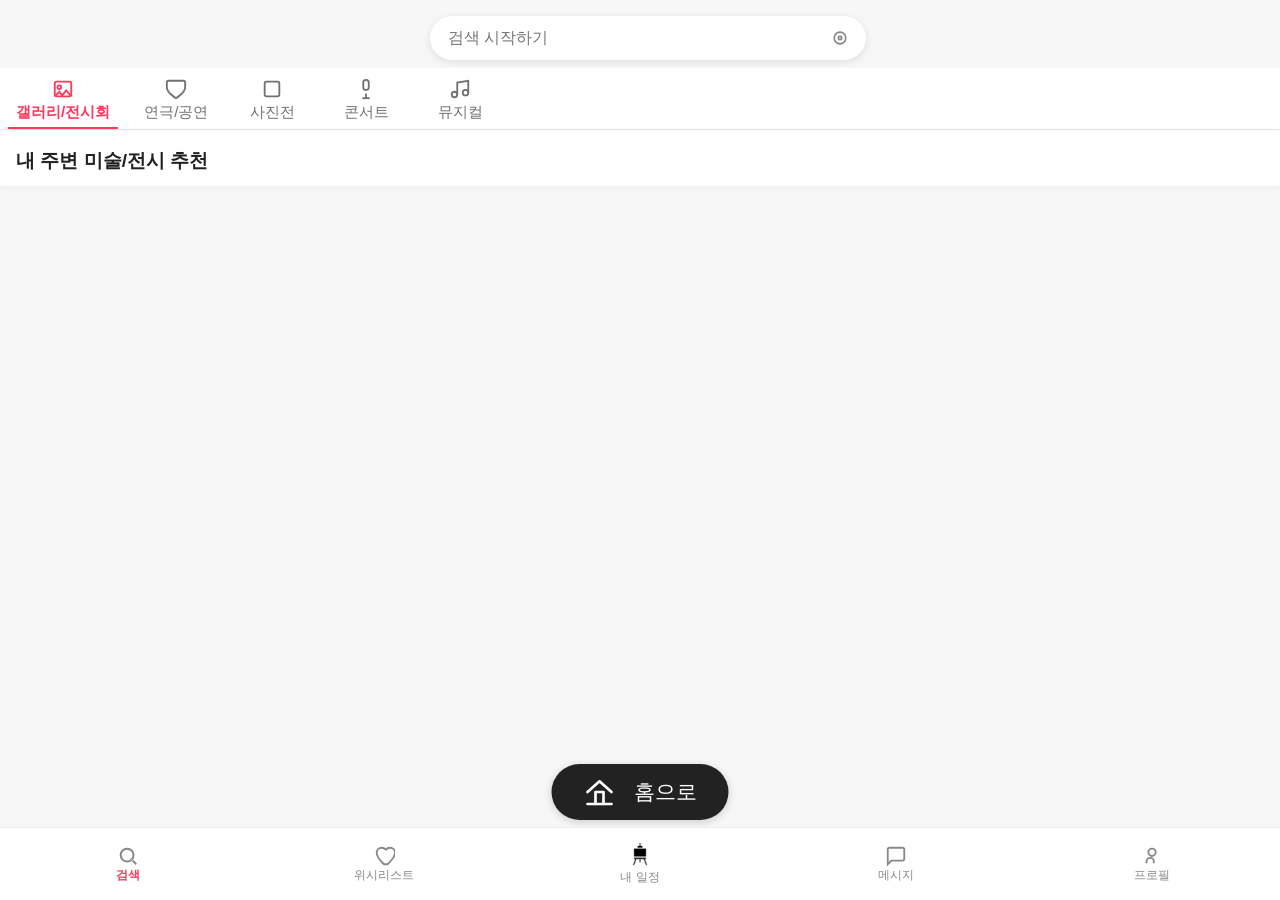
<file: map.html>
<!DOCTYPE html>
<html lang="ko">
<head>
  <meta charset="UTF-8">
  <title>Art Map</title>
  <link rel="icon" href="image/pavicon.png" type="image/png">
  <meta name="viewport" content="width=device-width, initial-scale=1">
  <link rel="stylesheet" href="style.css">
  <style>
    html, body { height: 100%; margin: 0; padding: 0; }
    body { display: flex; flex-direction: column; height: 100vh; }
    .map-title {
      font-size: 1.2em; font-weight: bold; padding: 18px 16px 12px 16px;
      background: #fff; z-index: 10; box-shadow: 0 2px 8px rgba(0,0,0,0.04);
    }
    .map-wrap {
      flex: 1 1 0%;
      width: 100vw;
      min-height: 0;
      position: relative;
    }
    .root_daum_roughmap_landing {
      width: 100% !important;
      height: 100% !important;
      min-width: 0 !important;
      min-height: 0 !important;
    }
    .home-fab-center {
      position: fixed;
      left: 50%;
      bottom: 80px; /* 네비게이션 위에 보이도록 조정 */
      transform: translateX(-50%);
      z-index: 1000;
      background: #222;
      color: #fff;
      border: none;
      border-radius: 32px;
      min-width: 150px;
      height: 56px;
      box-shadow: 0 2px 8px rgba(0,0,0,0.18);
      display: flex;
      align-items: center;
      justify-content: center;
      font-size: 1.3em;
      padding: 0 32px;
      gap: 12px;
      cursor: pointer;
      transition: background 0.2s;
    }
    .home-fab-center:hover { background: #444; }
    .home-fab-center svg {
      width: 32px; height: 32px; fill: #fff; margin-right: 6px;
    }
    @media (max-width: 500px) {
      .home-fab-center {
        min-width: 110px; font-size: 1em; height: 46px; padding: 0 18px;
      }
      .home-fab-center svg { width: 22px; height: 22px; }
    }
  </style>
</head>
<body>
  <!-- 상단 검색바 -->
  <div class="search-bar">
    <input class="search-box" placeholder="검색 시작하기" />
    <button class="search-menu-btn">
      <svg width="20" height="20" fill="none" stroke="#888" stroke-width="2" viewBox="0 0 24 24"><circle cx="12" cy="12" r="2"/><path d="M19 12a7 7 0 1 1-14 0 7 7 0 0 1 14 0z"/></svg>
    </button>
  </div>
  <!-- 카테고리 탭 -->
  <div class="category-tabs" id="categoryTabs">
    <div class="category-tab selected">
      <svg width="24" height="24" fill="none" stroke="currentColor" stroke-width="2" viewBox="0 0 24 24">
        <rect x="3" y="4" width="18" height="16" rx="2"/>
        <circle cx="8" cy="10" r="2"/>
        <path d="M21 20l-5.5-6.5-4.5 5.5-3-4L3 20"/>
      </svg>
      갤러리/전시회
    </div>
    <div class="category-tab">
      <svg width="24" height="24" fill="none" stroke="currentColor" stroke-width="2" viewBox="0 0 24 24">
        <path d="M2 10c0 6 10 12 10 12s10-6 10-12V5a2 2 0 0 0-2-2H4a2 2 0 0 0-2 2v5z"/>
        <path d="M8 10h.01M16 10h.01"/>
      </svg>
      연극/공연
    </div>
    <div class="category-tab">
      <svg fill="none" stroke="currentColor" stroke-width="2" viewBox="0 0 24 24"><rect x="4" y="4" width="16" height="16" rx="2"/></svg>
      사진전
    </div>
    <div class="category-tab">
      <svg width="24" height="24" fill="none" stroke="currentColor" stroke-width="2" viewBox="0 0 24 24">
        <rect x="9" y="2" width="6" height="11" rx="3"/>
        <path d="M12 17v5"/>
        <path d="M8 22h8"/>
      </svg>
      콘서트
    </div>
    <div class="category-tab">
      <svg width="24" height="24" fill="none" stroke="currentColor" stroke-width="2" viewBox="0 0 24 24">
        <path d="M9 18V5l12-2v13"/>
        <circle cx="6" cy="18" r="3"/>
        <circle cx="18" cy="16" r="3"/>
      </svg>
      뮤지컬
    </div>    
  </div>
  <!-- 지도 타이틀 -->
  <div class="map-title">내 주변 미술/전시 추천</div>
  <div class="map-wrap">  
    <!-- 카카오맵 - 지도퍼가기 -->
    <div id="daumRoughmapContainer1744946690149" class="root_daum_roughmap root_daum_roughmap_landing"></div>
    <script charset="UTF-8" class="daum_roughmap_loader_script" src="https://ssl.daumcdn.net/dmaps/map_js_init/roughmapLoader.js"></script>
    <script charset="UTF-8">
      new daum.roughmap.Lander({
        "timestamp" : "1744946690149",
        "key" : "2nr6f",
        "mapWidth" : "100%",
        "mapHeight" : "100%"
      }).render();
    </script>
  </div>
  <!-- 하단 중앙 홈으로 버튼 -->
  <button class="home-fab-center" id="homeFab" title="홈으로">
    <svg viewBox="0 0 24 24">
      <path d="M3 12L12 4l9 8" stroke="#fff" stroke-width="2" fill="none" stroke-linecap="round" stroke-linejoin="round"/>
      <path d="M9 21V12h6v9" stroke="#fff" stroke-width="2" fill="none" stroke-linecap="round" stroke-linejoin="round"/>
      <path d="M21 21H3" stroke="#fff" stroke-width="2" fill="none" stroke-linecap="round" stroke-linejoin="round"/>
    </svg>
    <span>홈으로</span>
  </button>
  <!-- 하단 네비게이션 -->
  <div class="bottom-nav">
    <div class="nav-item selected">
      <svg width="20" height="20" fill="none" stroke="#888" stroke-width="2.2" viewBox="0 0 24 24">
        <circle cx="11" cy="11" r="7"/>
        <line x1="17" y1="17" x2="21" y2="21"/>
      </svg>      
      검색
    </div>
    <div class="nav-item">
      <svg fill="none" stroke="currentColor" stroke-width="2" viewBox="0 0 24 24">
        <path d="M12 21C12 21 4 13.5 4 8.5C4 5.42 6.42 3 9.5 3C11.24 3 12.91 3.81 14 5.08C15.09 3.81 16.76 3 18.5 3C21.58 3 24 5.42 24 8.5C24 13.5 16 21 16 21H12Z"/>
      </svg>
      위시리스트
    </div>    
    <div class="nav-item">
      <!-- 내 일정 (캔버스) -->
      <a href = schedule.html>
      <img src="image/geonsi.png" alt="내 일정" width="24" height="24" />
      </a>    
      내 일정
    </div>
    <div class="nav-item">
      <svg fill="none" stroke="currentColor" stroke-width="2" viewBox="0 0 24 24">
        <path d="M21 15a2 2 0 0 1-2 2H7l-4 4V5a2 2 0 0 1 2-2h14a2 2 0 0 1 2 2z"/>
      </svg>
      메시지
    </div>
    <a href="profile.html">
      <div class="nav-item">
        <!-- 프로필 (사람) -->
        <svg fill="none" stroke="currentColor" stroke-width="2" viewBox="0 0 24 24">
          <circle cx="12" cy="8" r="4"/>
          <path d="M6 20v-2a4 4 0 0 1 8 0v2"/>
        </svg>
      </a>
        프로필      
      </div>
    
    </div>
  <script>
    document.getElementById('homeFab').addEventListener('click', function() {
      window.location.href = 'index.html';
    });
  </script>
</body>
</html>
</file>
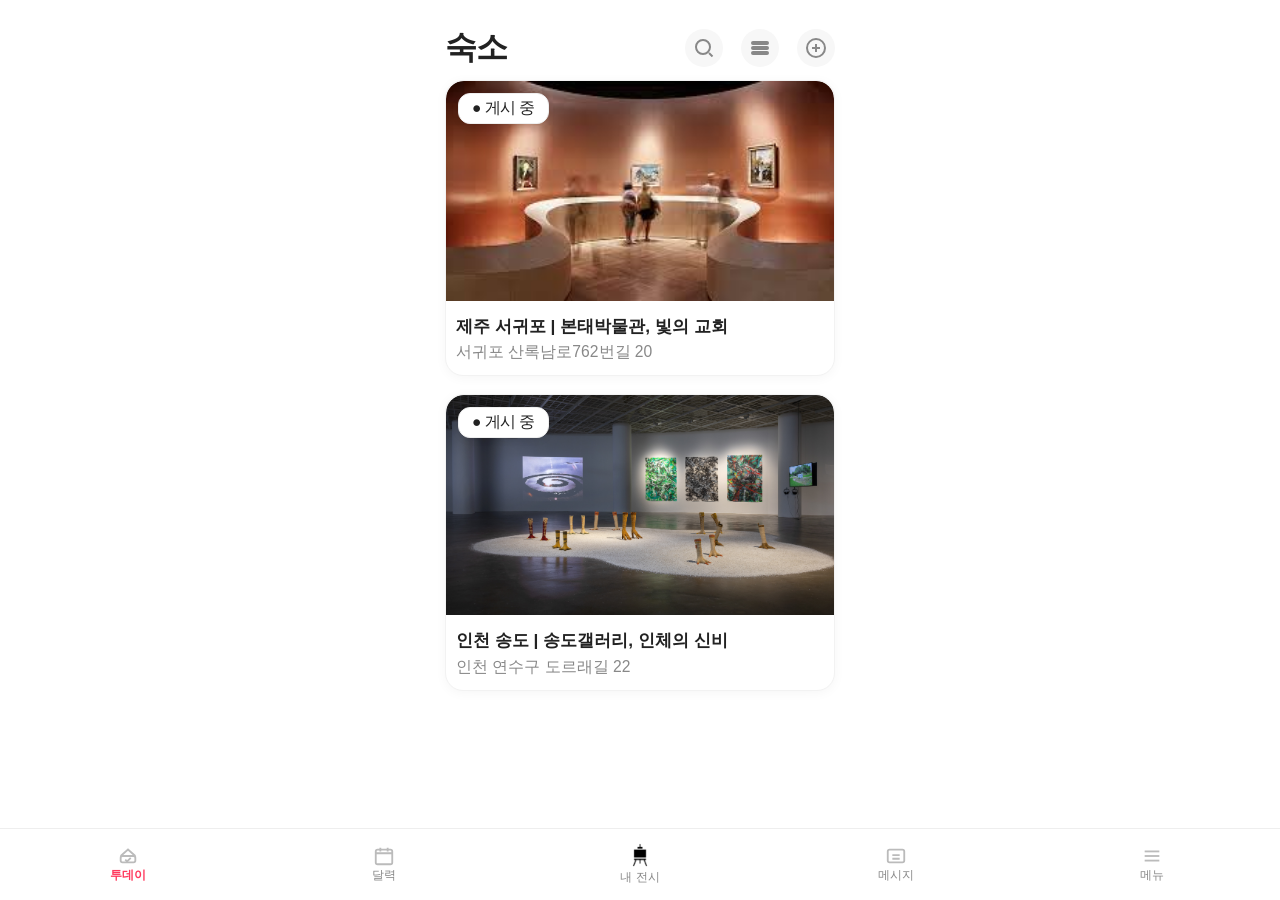
<file: my_art.html>
<!DOCTYPE html>
<html lang="ko">
<head>
  <meta charset="UTF-8">
  <title>Art Map</title>
  <link rel="icon" href="image/pavicon.png" type="image/png">
  <meta name="viewport" content="width=device-width, initial-scale=1">
  <link rel="stylesheet" href="style.css">

  <style>
    body {
      margin: 0;
      background: #fff;
      color: #222;
      font-family: 'Apple SD Gothic Neo', 'Malgun Gothic', Arial, sans-serif;
    }
    .container {
      max-width: 430px;
      margin: 0 auto;
      padding-bottom: 80px;
      min-height: 100vh;
      box-sizing: border-box;
    }
    /* 상단 바 */
    .top-bar {
      display: flex;
      align-items: center;
      justify-content: space-between;
      padding: 26px 20px 10px 20px;
    }
    .top-title {
      font-size: 2rem;
      font-weight: bold;
      letter-spacing: -1px;
    }
    .top-icons {
      display: flex;
      align-items: center;
      gap: 18px;
    }
    .top-icons svg {
      width: 24px;
      height: 24px;
      color: #888;
      stroke-width: 2;
      cursor: pointer;
      background: #f7f7f7;
      border-radius: 50%;
      padding: 7px;
      box-sizing: content-box;
      transition: background 0.15s;
    }
    .top-icons svg:hover {
      background: #ececec;
    }
    /* 숙소 카드 */
    .room-card {
      background: #fff;
      border-radius: 18px;
      box-shadow: 0 2px 12px rgba(0,0,0,0.04);
      border: 1.5px solid #f2f2f2;
      margin: 0 20px 0 20px;
      margin-bottom: 18px;
      padding-bottom: 12px;
    }
    .room-img-wrap {
      position: relative;
      width: 100%;
      border-radius: 18px 18px 0 0;
      overflow: hidden;
    }
    .room-img {
      width: 100%;
      aspect-ratio: 1/1;
      object-fit: cover;
      display: block;
      background: #eee;
    }
    .room-badge {
      position: absolute;
      top: 12px;
      left: 12px;
      background: #fff;
      color: #222;
      font-size: 0.97rem;
      font-weight: 500;
      border-radius: 12px;
      padding: 4px 13px 4px 13px;
      box-shadow: 0 2px 8px rgba(0,0,0,0.05);
      border: 1px solid #eee;
      letter-spacing: -0.5px;
    }
    .room-title {
      font-size: 1.08rem;
      font-weight: bold;
      margin: 14px 0 4px 0;
      padding: 0 10px;
      line-height: 1.35;
      word-break: keep-all;
    }
    .room-location {
      font-size: 0.98rem;
      color: #888;
      margin: 0 0 0 0;
      padding: 0 10px;
      font-weight: 400;
    }
 
  </style>
</head>
<body>
  <div class="container">
    <!-- 상단 바 -->
    <div class="top-bar">
      <div class="top-title">숙소</div>
      <div class="top-icons">
        <!-- 검색 아이콘 -->
        <svg viewBox="0 0 24 24" fill="none" stroke="currentColor">
          <circle cx="11" cy="11" r="7"/>
          <line x1="17" y1="17" x2="21" y2="21"/>
        </svg>
        <!-- 리스트 아이콘 -->
        <svg viewBox="0 0 24 24" fill="none" stroke="currentColor">
          <rect x="4" y="6" width="16" height="2" rx="1"/>
          <rect x="4" y="11" width="16" height="2" rx="1"/>
          <rect x="4" y="16" width="16" height="2" rx="1"/>
        </svg>
        <!-- 추가(플러스) 아이콘 -->
        <svg viewBox="0 0 24 24" fill="none" stroke="currentColor">
          <circle cx="12" cy="12" r="9"/>
          <line x1="12" y1="8" x2="12" y2="16"/>
          <line x1="8" y1="12" x2="16" y2="12"/>
        </svg>
      </div>
    </div>
    <!-- 숙소 카드 -->
    <a href = edit.html>
    <div class="room-card">
      <div class="room-img-wrap">
        <img class="room-img" src="image/art_2.jpg" alt="숙소 이미지">
        <span class="room-badge">● 게시 중</span>
      </div>
      <div class="room-title">제주 서귀포 | 본태박물관, 빛의 교회</div>
      <div class="room-location">서귀포 산록남로762번길 20 </div>
    </div>
    </a>
    <!-- 숙소 카드 -->
    <div class="room-card">
        <div class="room-img-wrap">
          <img class="room-img" src="image/artmap.jpg" alt="숙소 이미지">
          <span class="room-badge">● 게시 중</span>
        </div>
        <div class="room-title">인천 송도 | 송도갤러리, 인체의 신비</div>
        <div class="room-location">인천 연수구 도르래길 22</div>
      </div>
  </div>
  <!-- 하단 네비게이션 -->
  <nav class="bottom-nav">
    <nav class="bottom-nav">
        <!-- 홈(체크) 아이콘 -->
          <a href="host.html" class="nav-item selected">
        <svg width="24" height="24" fill="none" stroke="#bbb" stroke-width="2" viewBox="0 0 24 24">
          <path d="M4 12L12 5l8 7" />
          <rect x="4" y="12" width="16" height="7" rx="2" />
          <path d="M9 16l2 2 4-4" />
        </svg>
              <span>투데이</span>
            </a>
            <a href="calendar.html" class="nav-item">
              <svg width="24" height="24" fill="none" stroke="#bbb" stroke-width="2" viewBox="0 0 24 24">
                <rect x="3" y="5" width="18" height="16" rx="2"/>
                <path d="M16 3v4M8 3v4M3 9h18"/>
              </svg>
              <span>달력</span>
            </a>
            <a href="my_art.html" class="nav-item">
              <img src="image/geonsi.png" alt="내 일정" width="24" height="24" style="margin-bottom:2px;">
              <span>내 전시</span>
            </a>
            <a href="#" class="nav-item">
              <svg width="24" height="24" fill="none" stroke="#bbb" stroke-width="2" viewBox="0 0 24 24">
                <rect x="3" y="5" width="18" height="14" rx="2"/>
                <path d="M8 15h8M8 11h8"/>
              </svg>
              <span>메시지</span>
            </a>
            <a href="#" class="nav-item">
              <svg width="24" height="24" fill="none" stroke="#bbb" stroke-width="2" viewBox="0 0 24 24">
                <line x1="4" y1="7" x2="20" y2="7"/>
                <line x1="4" y1="12" x2="20" y2="12"/>
                <line x1="4" y1="17" x2="20" y2="17"/>
              </svg>
              <span>메뉴</span>
            </a>
          </nav>
</body>
</html>
</file>
<file: style.css>
:root {
    --main: #FF385C;
    --gray: #F7F7F7;
    --border: #E0E0E0;
    --text: #222;
    --subtext: #717171;
    --nav: #fff;
  }
  .pie-chart {
    --w: 90px;
    --p: 90; /* 예약 퍼센트 */
    width: var(--w);
    aspect-ratio: 1;
    border-radius: 50%;
    background:
      conic-gradient(#e5005a calc(var(--p)*1%), #eee 0 100%);
    display: flex;
    align-items: center;
    justify-content: center;
    position: relative;
  }
  .pie-label {
    position: absolute;
    left: 50%; top: 50%;
    transform: translate(-50%,-50%);
    font-size: 1.07rem;
    color: #e5005a;
    font-weight: bold;
    letter-spacing: -1px;
  }
  a,
a:visited {
  color: inherit;         /* 또는 원하는 색상 */
  text-decoration: none;  /* 밑줄 제거 */
}
  body {
    margin: 0;
    background: var(--gray);
    font-family: 'Noto Sans KR', Arial, sans-serif;
    color: var(--text);
  }
  .search-bar {
    position: sticky;
    top: 0;
    z-index: 10;
    background: var(--gray);
    padding: 16px 0 8px 0;
    display: flex;
    justify-content: center;
    align-items: center;
  }
  .search-box {
    background: #fff;
    border-radius: 32px;
    box-shadow: 0 2px 8px rgba(0,0,0,0.10);
    width: 90vw;
    max-width: 400px;
    height: 44px;
    display: flex;
    align-items: center;
    padding: 0 18px;
    font-size: 1rem;
    color: var(--subtext);
    border: none;
  }
  .search-menu-btn {
    background: none;
    border: none;
    margin-left: -36px;
    z-index: 2;
    cursor: pointer;
    padding: 0;
    display: flex;
    align-items: center;
  }
  .category-tabs {
    display: flex;
    overflow-x: auto;
    background: #fff;
    border-bottom: 1px solid var(--border);
    padding: 0 0 0 8px;
    gap: 18px;
    font-size: 0.95rem;
  }
  .category-tab {
    display: flex;
    flex-direction: column;
    align-items: center;
    padding: 10px 8px 4px 8px;
    cursor: pointer;
    color: var(--subtext);
    border-bottom: 2px solid transparent;
    min-width: 60px;
    flex: 0 0 auto;
  }
  .category-tab.selected {
    color: var(--main);
    font-weight: bold;
    border-bottom: 2.5px solid var(--main);
    background: #fff;
  }
  .category-tab svg {
    margin-bottom: 2px;
    width: 22px;
    height: 22px;
    display: block;
  }
  .room-list {
    padding: 12px 0 80px 0;
    display: flex;
    flex-direction: column;
    gap: 24px;
    max-width: 500px;
    margin: 0 auto;
  }
  .room-card {
    background: #fff;
    border-radius: 18px;
    box-shadow: 0 2px 8px rgba(0,0,0,0.06);
    overflow: hidden;
    margin: 0 8px;
  }
  .room-img-wrap {
    position: relative;
    width: 100%;
    height: 220px;
    background: #eee;
    overflow: hidden;
  }
  .room-img {
    width: 100%;
    height: 100%;
    object-fit: cover;
    display: block;
  }
  .img-dots {
    position: absolute;
    left: 50%;
    bottom: 10px;
    transform: translateX(-50%);
    display: flex;
    gap: 4px;
  }
  .img-dot {
    width: 7px;
    height: 7px;
    border-radius: 50%;
    background: #fff;
    opacity: 0.7;
  }
  .img-dot.active {
    background: var(--main);
    opacity: 1;
  }
  .room-info {
    padding: 14px 16px 16px 16px;
  }
  .room-title {
    font-size: 1.05rem;
    font-weight: 500;
    margin-bottom: 2px;
    display: flex;
    align-items: center;
    gap: 6px;
  }
  .room-rating {
    margin-left: auto;
    color: #FFB400;
    font-size: 1rem;
    display: flex;
    align-items: center;
    gap: 2px;
  }
  .room-desc {
    color: var(--subtext);
    font-size: 0.97rem;
    margin-bottom: 2px;
  }
  .room-date {
    color: var(--subtext);
    font-size: 0.93rem;
    margin-bottom: 2px;
  }
  .room-price {
    font-weight: bold;
    font-size: 1.08rem;
    margin-top: 2px;
  }
  .bottom-nav {
    position: fixed;
    bottom: 0;
    left: 0;
    width: 100%;
    display: flex;
    justify-content: space-around;
    align-items: center;
    background-color: white;
    border-top: 1px solid #eee;
    padding: 8px 0;
    z-index: 1000;
  }
  
  .nav-item {
    flex: 1;
    display: flex;
    flex-direction: column;
    align-items: center;
    justify-content: center;
    text-align: center;
    font-size: 12px;
    color: #888;
    padding: 6px 0;
  }
  
  .nav-item.selected {
    color: var(--main);
    font-weight: bold;
  }
  .nav-item svg {
    width: 22px;
    height: 22px;
    display: block;
  }
  .map-fab {
    position: fixed;
    left: 50%;
    transform: translateX(-50%);
    bottom: 90px;
    z-index: 30;
    background: #222;
    color: #fff;
    border-radius: 24px;
    box-shadow: 0 2px 8px rgba(0,0,0,0.18);
    padding: 10px 26px;
    font-size: 1.08rem;
    font-weight: 500;
    display: flex;
    align-items: center;
    gap: 8px;
    border: none;
    cursor: pointer;
    transition: background 0.15s;
  }
  .map-fab:hover {
    background: #444;
  }
  .map-fab svg {
    width: 20px;
    height: 20px;
    display: block;
  }
  ::-webkit-scrollbar { display: none; }
  @media (max-width: 400px) {
    .room-img-wrap { height: 160px; }
  }
</file>
